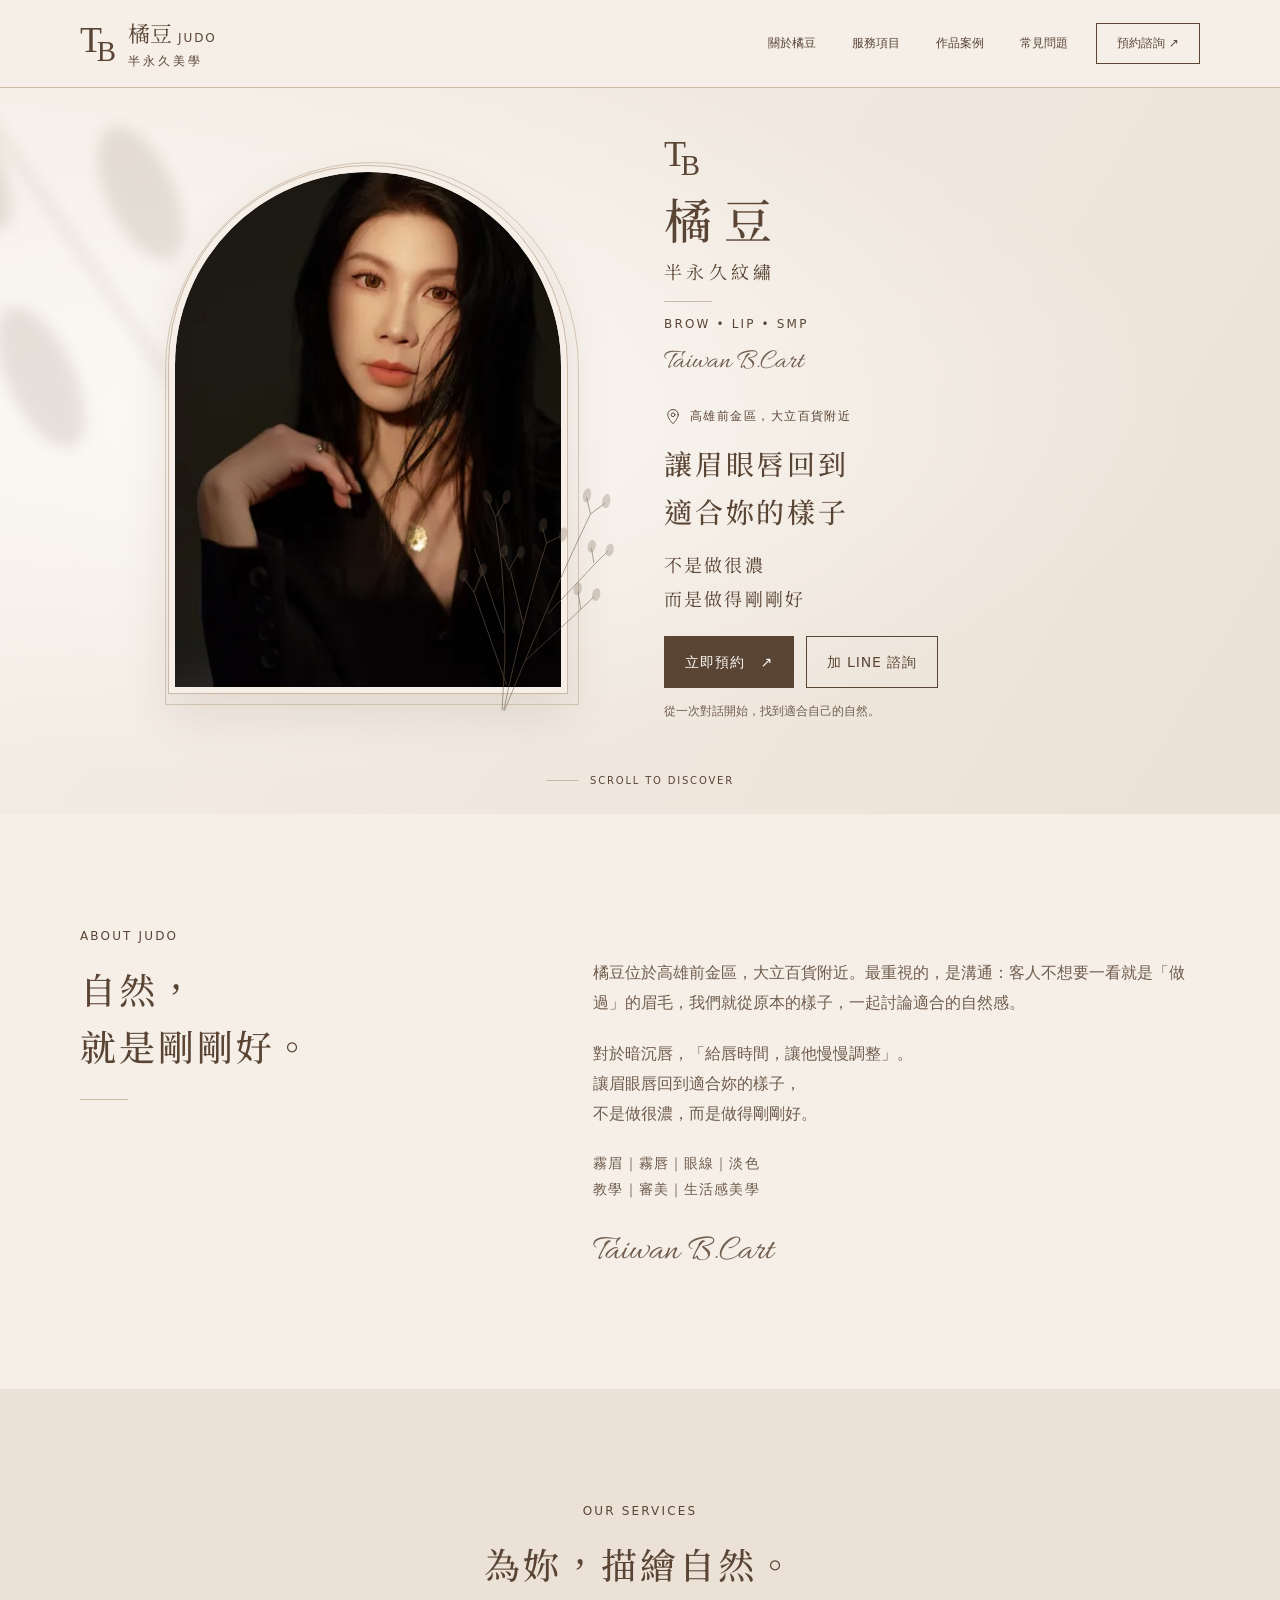
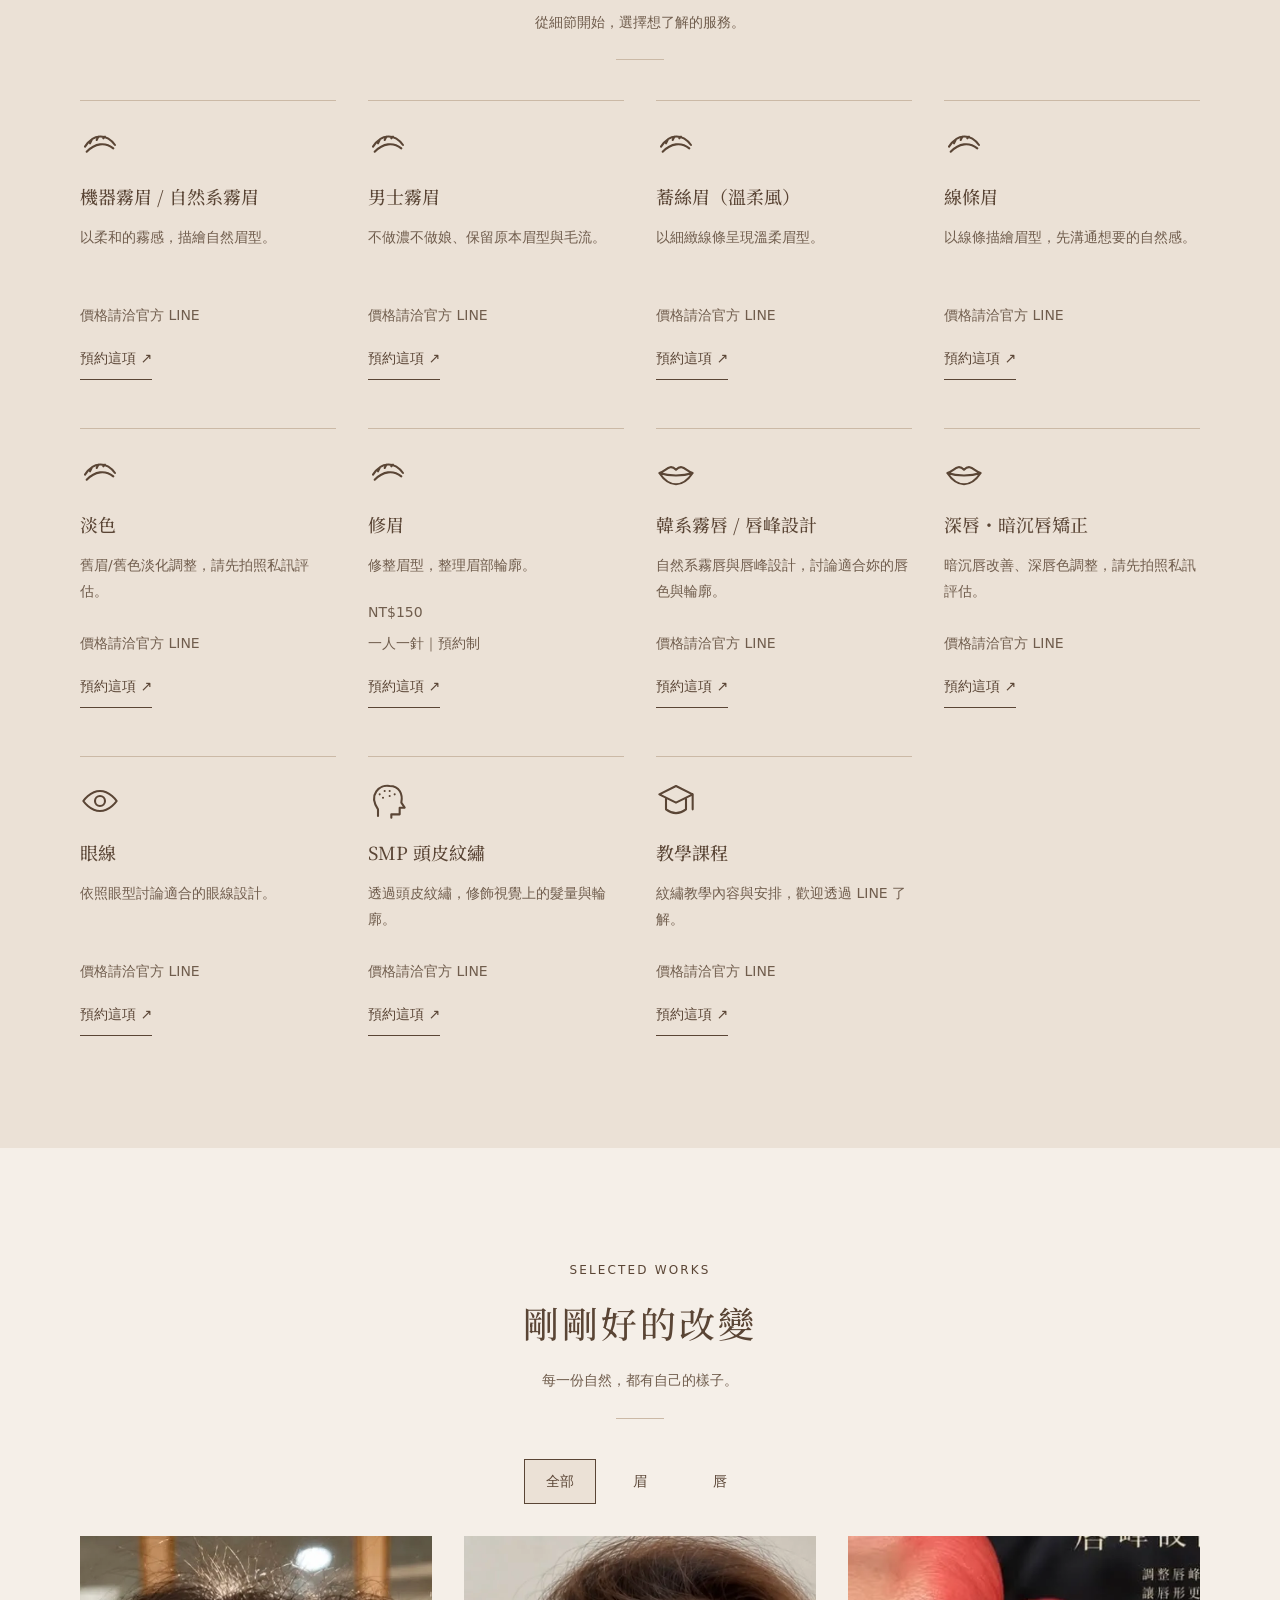
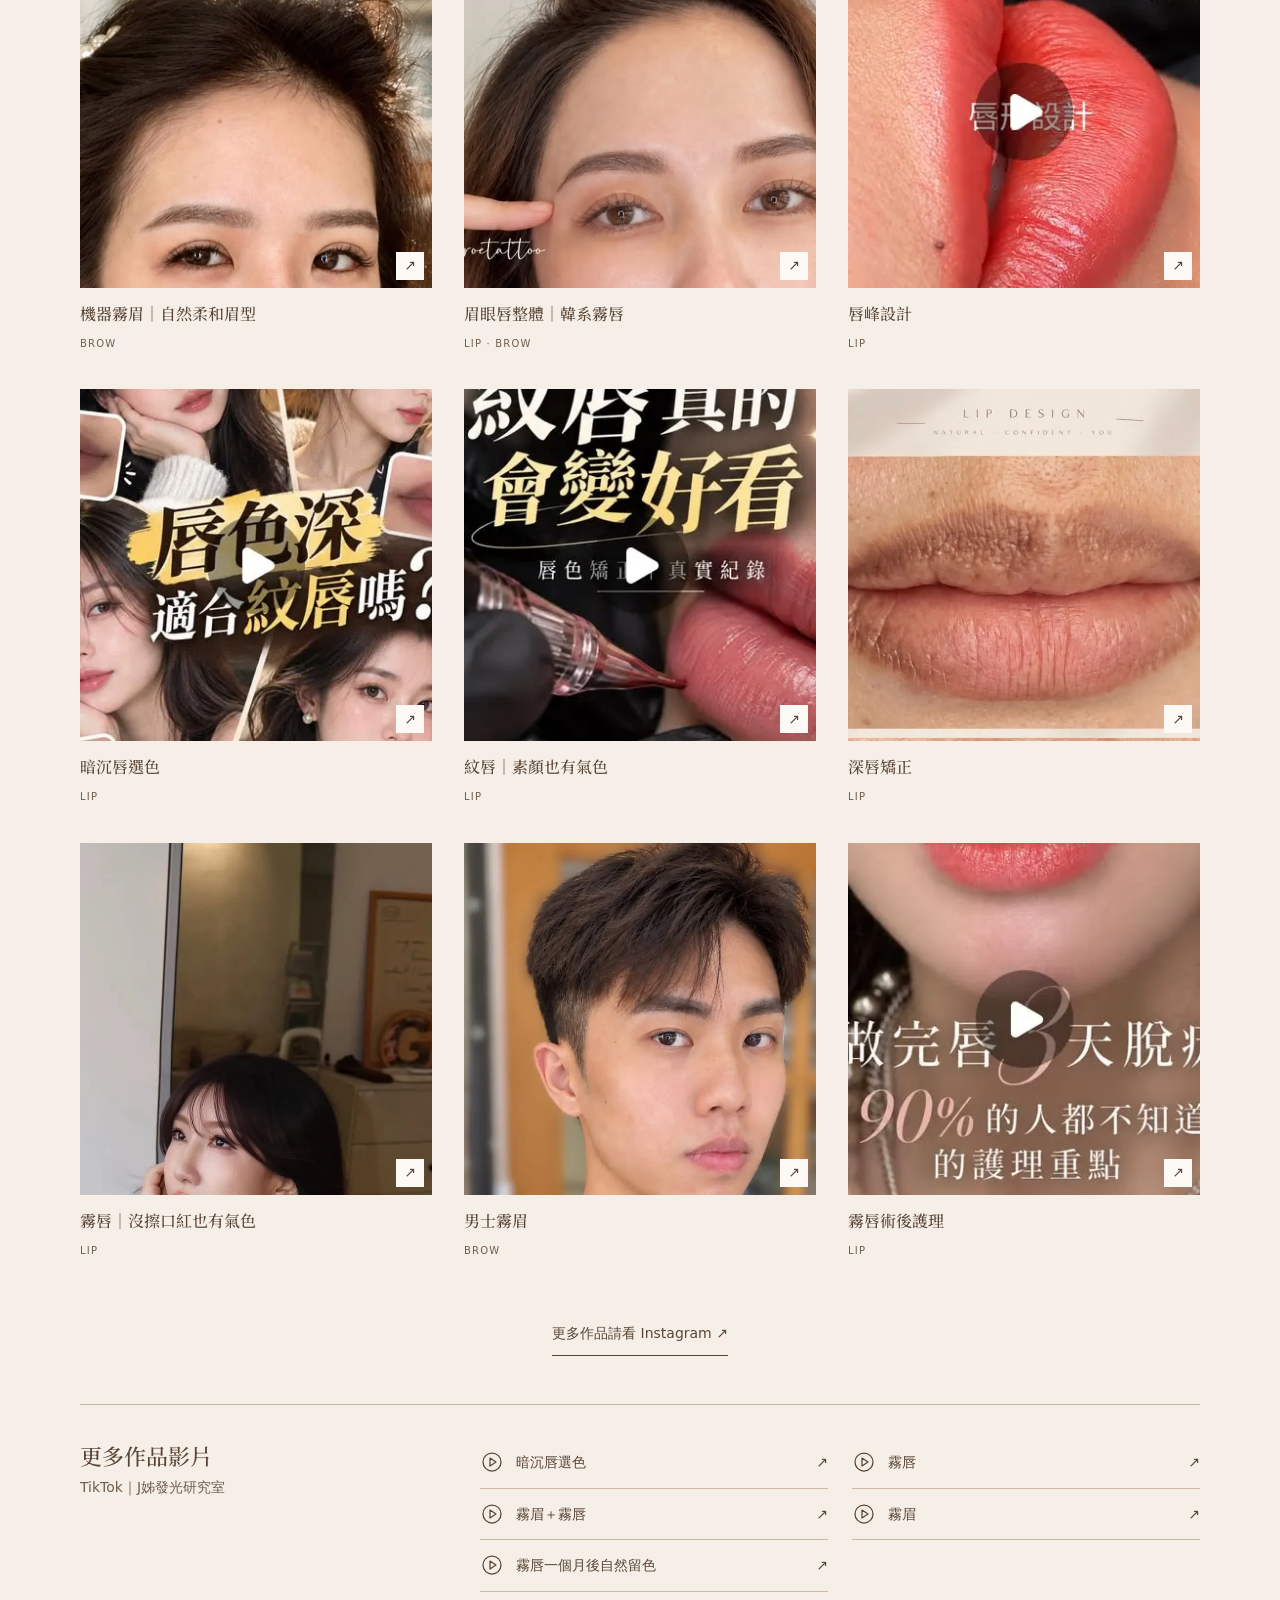
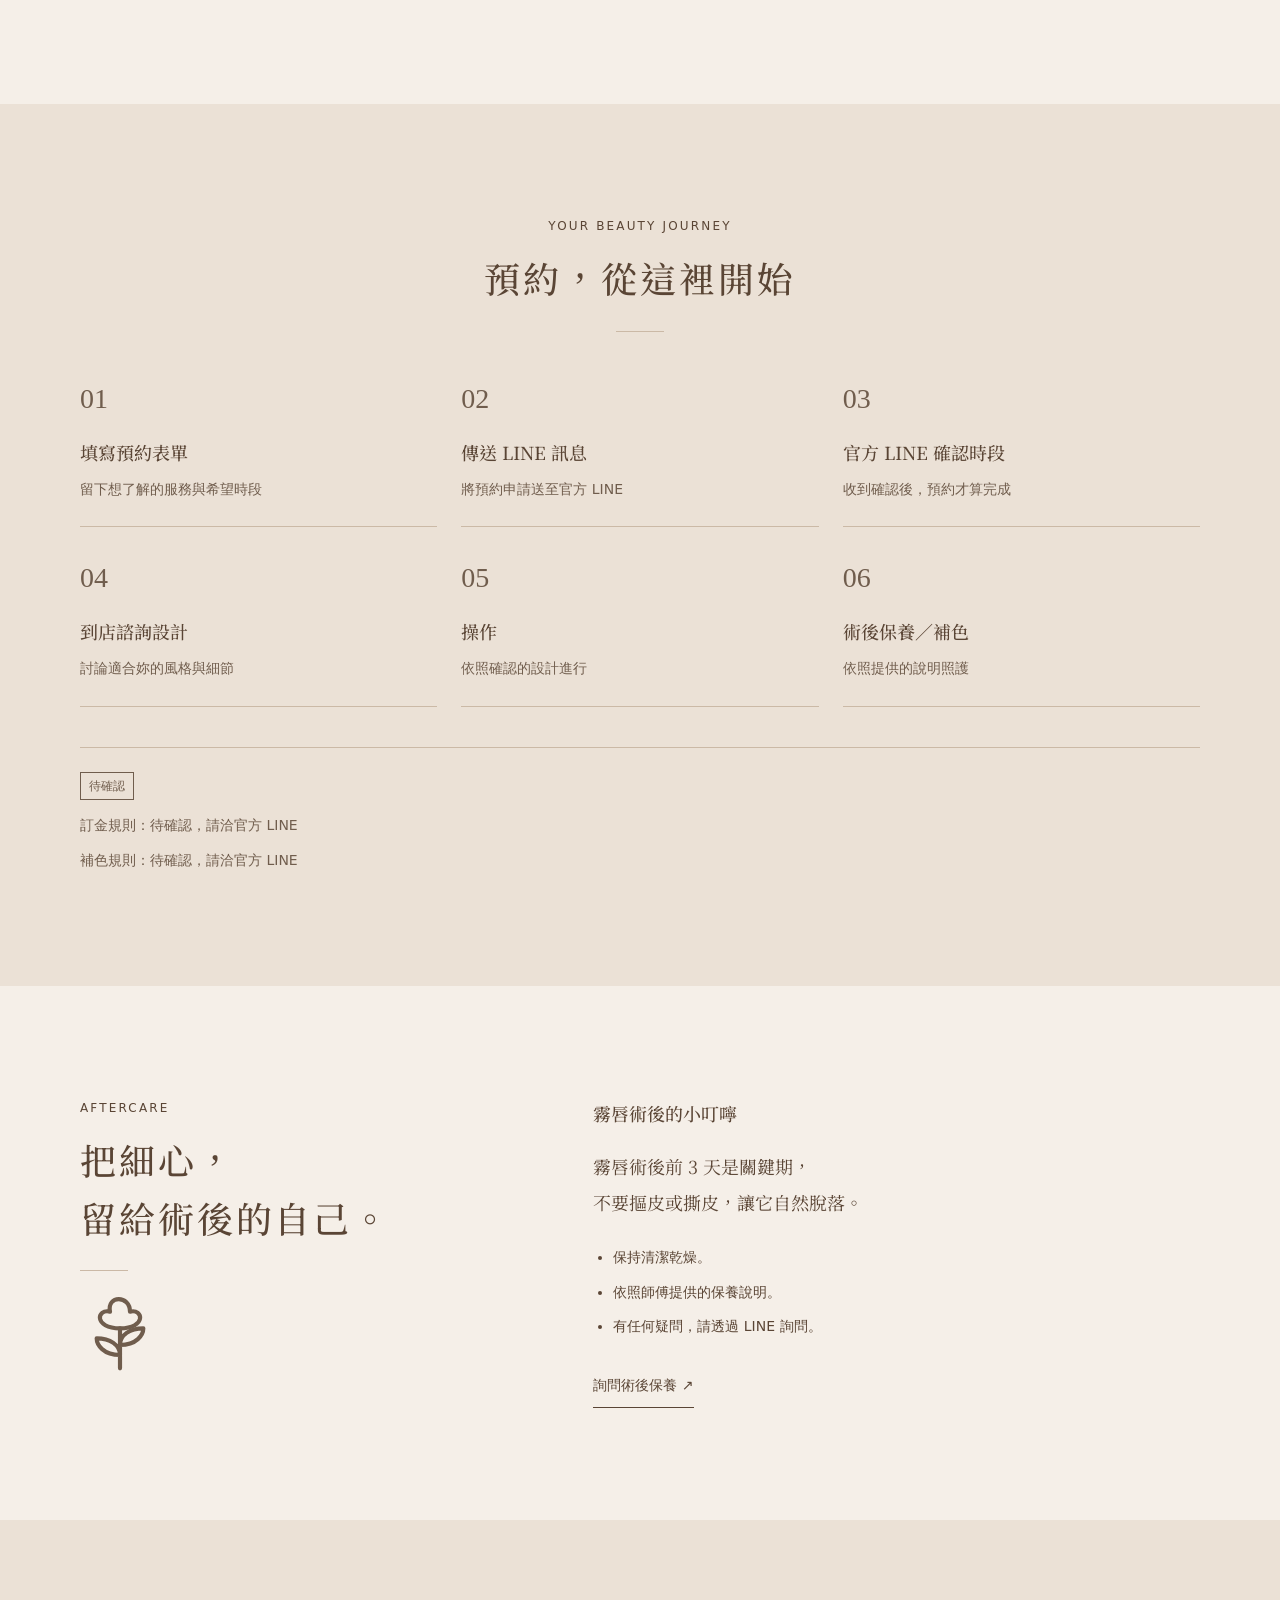
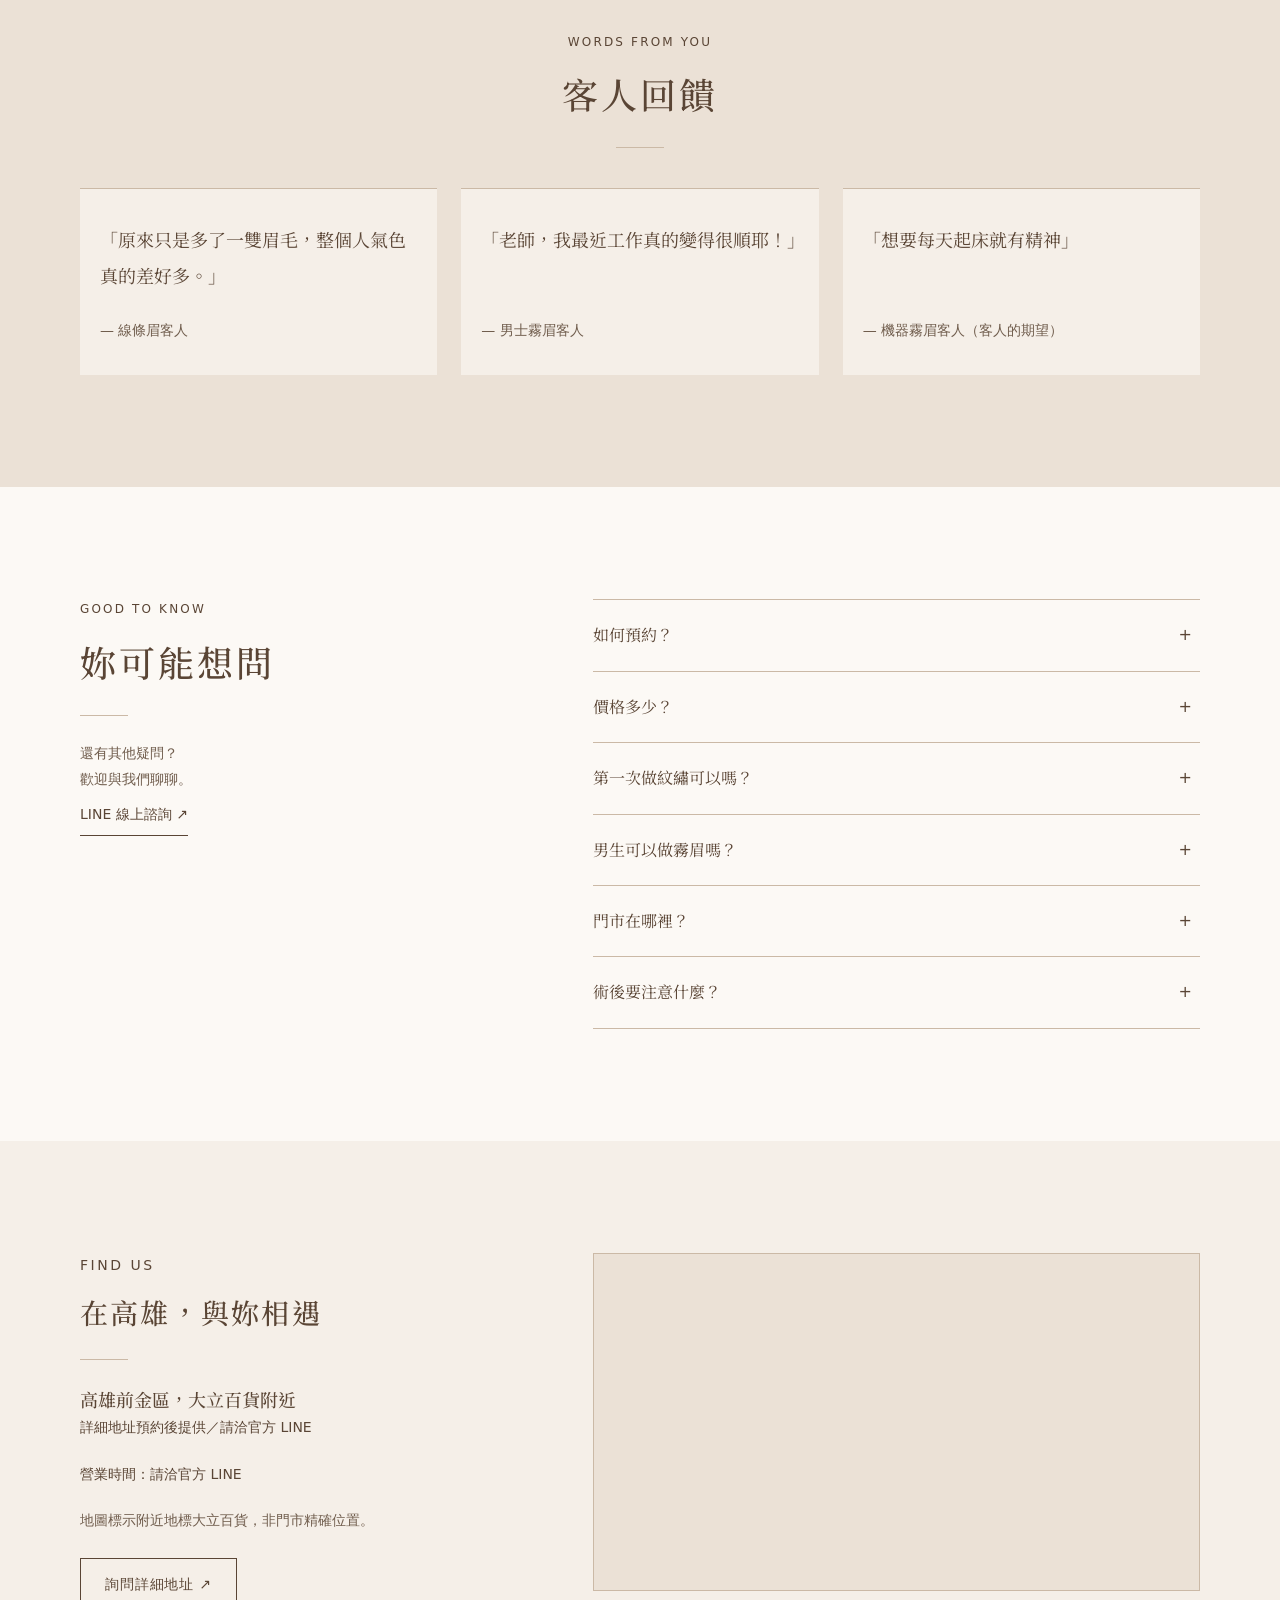
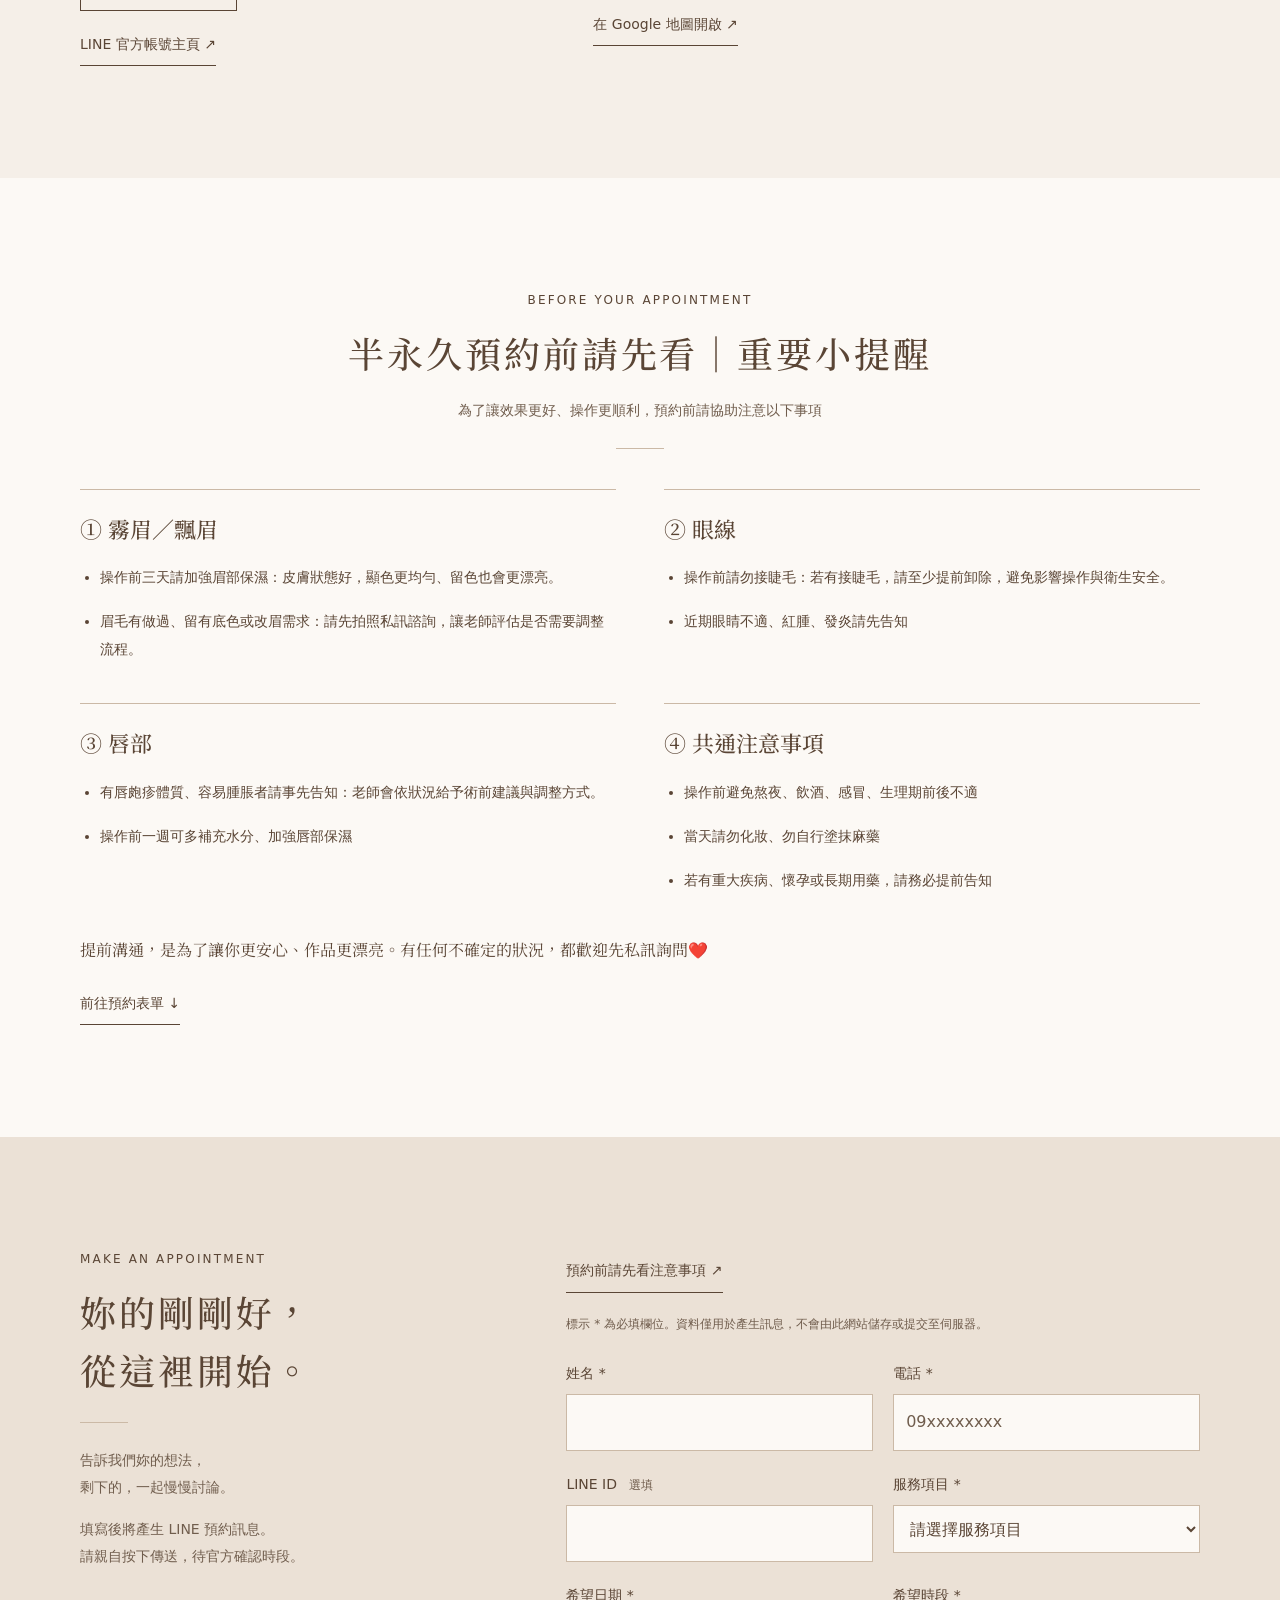
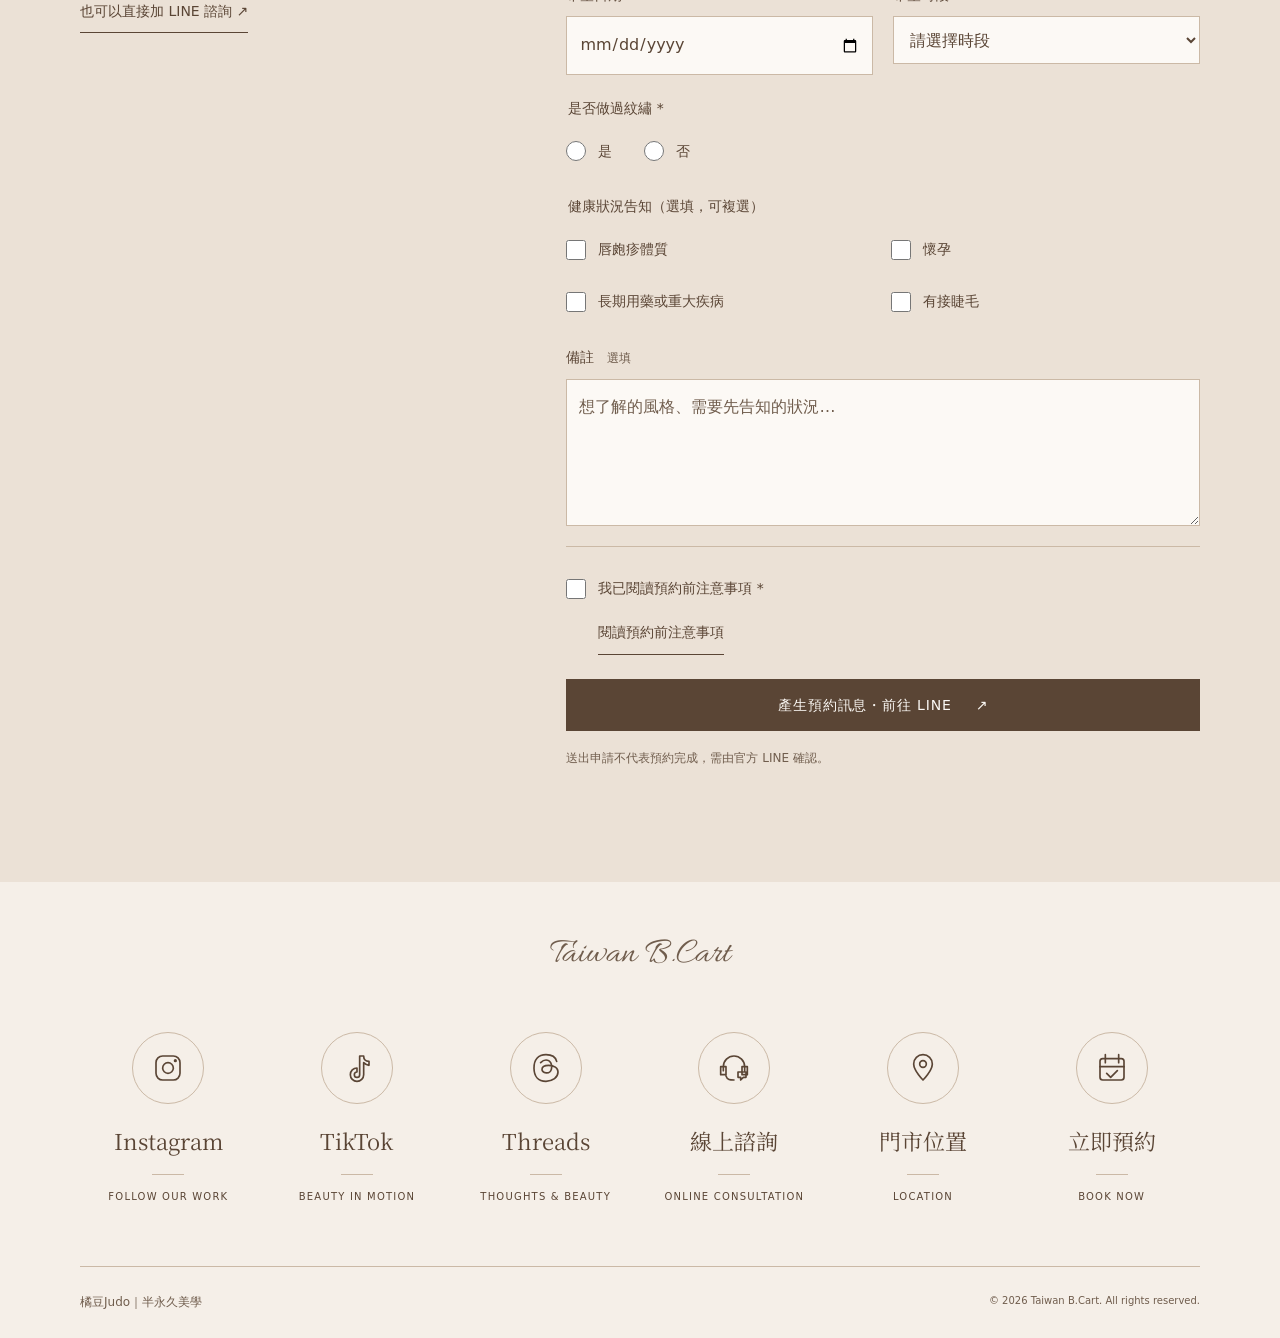
<file: index.html>
<!doctype html>
<html lang="zh-Hant-TW">
<head>
  <meta charset="utf-8">
  <meta name="viewport" content="width=device-width, initial-scale=1">
  <title>高雄霧眉・霧唇・眼線｜橘豆Judo 半永久紋繡（前金區）</title>
  <meta name="description" content="橘豆Judo 半永久紋繡位於高雄前金區，大立百貨附近，提供自然系霧眉、男士霧眉、霧唇與眼線設計。暗沉唇改善與深唇色調整可先拍照諮詢，重視溝通與自然感。採 LINE 預約，詳細地址預約後提供，歡迎洽官方 LINE。">
  <meta name="keywords" content="高雄霧唇,前金區霧唇,高雄霧眉,前金區霧眉,暗沉唇改善,深唇色調整,自然系霧唇">
  <meta name="theme-color" content="#f5efe8">
  <meta property="og:title" content="橘豆Judo｜半永久美學">
  <meta property="og:description" content="讓眉眼唇回到適合妳的樣子。高雄前金區，大立百貨附近，霧眉・自然系霧唇・SMP。詳細地址預約後提供／請洽官方 LINE。">
  <meta property="og:type" content="website">
  <meta property="og:locale" content="zh_TW">
  <meta property="og:image" content="https://erotoegnic.github.io/judo-brow-site/assets/og-image.jpg">
  <meta property="og:image:width" content="1200">
  <meta property="og:image:height" content="630">
  <meta property="og:image:alt" content="橘豆Judo 半永久紋繡老師形象照">
  <meta name="twitter:card" content="summary_large_image">
  <meta name="twitter:image" content="https://erotoegnic.github.io/judo-brow-site/assets/og-image.jpg">
  <link rel="canonical" href="https://erotoegnic.github.io/judo-brow-site/">
  <meta property="og:url" content="https://erotoegnic.github.io/judo-brow-site/">
  <link rel="icon" type="image/svg+xml" href="favicon.svg">
  <link rel="shortcut icon" href="favicon.svg">
  <!-- FONT_LINKS_START -->
  <link rel="preload" as="font" type="font/woff2" href="assets/fonts/noto-serif-tc-400.subset.woff2" crossorigin>
  <link rel="preload" as="font" type="font/woff2" href="assets/fonts/noto-serif-tc-500.subset.woff2" crossorigin>
  <!-- FONT_LINKS_END -->
  <link rel="preload" as="image" type="image/webp" href="assets/teacher.webp" imagesrcset="assets/teacher-600.webp 400w, assets/teacher.webp 667w" imagesizes="(min-width: 768px) 400px, 260px" fetchpriority="high">
  <style id="font-faces">@font-face{font-family:'Noto Serif TC';font-style:normal;font-weight:400;font-display:swap;src:url('assets/fonts/noto-serif-tc-400.subset.woff2') format('woff2')}
@font-face{font-family:'Noto Serif TC';font-style:normal;font-weight:500;font-display:swap;src:url('assets/fonts/noto-serif-tc-500.subset.woff2') format('woff2')}
@font-face{font-family:'Allura';font-style:normal;font-weight:400;font-display:swap;src:url('assets/fonts/allura.subset.woff2') format('woff2')}</style>
  <!-- SITE_CSS_START -->
  <style id="site-css">:root{--cream:#f5efe8;--paper:#fcf9f5;--sand:#ebe1d6;--beige:#e6d8c9;--ink:#5a4535;--muted:#705d4d;--line:#cbb9a6;--error:#963c32;--hover:#403024;--serif:'Noto Serif TC','Songti TC','PMingLiU',serif;--sans:'PingFang TC','Noto Sans TC','Noto Sans CJK TC','Microsoft JhengHei',system-ui,sans-serif;--script:'Allura',cursive;--s1:4px;--s2:8px;--s3:12px;--s4:16px;--s5:20px;--s6:24px;--s8:32px;--s10:40px;--s12:48px;--s16:64px;--s20:80px;--s28:112px;--small:14px;--caption:12px;--body:16px;--lead:18px;--card:22px;--heading:36px;--arch:999px;--transition:200ms ease}
*{box-sizing:border-box}html{scroll-behavior:smooth;scroll-padding-top:100px}body{margin:0;background:var(--cream);color:var(--ink);font-family:var(--sans);font-size:var(--body);line-height:1.9;-webkit-font-smoothing:antialiased}body.modal-open{overflow:hidden}a{color:inherit;text-decoration:none}button,input,select,textarea{font:inherit;color:inherit}button,a,input,select,textarea,summary{-webkit-tap-highlight-color:transparent}button{cursor:pointer}img,svg{max-width:100%}img{display:block}button{background:none}h1,h2,h3,p{margin:0}h1,h2,h3{font-family:var(--serif);font-weight:500}h2{font-size:clamp(28px,3.1vw,36px);line-height:1.6;letter-spacing:.08em;text-wrap:balance}h3{font-size:var(--lead);line-height:1.7}p+p{margin-top:var(--s5)}:focus-visible{outline:2px solid var(--ink);outline-offset:5px}button:disabled{opacity:.55;cursor:wait}[hidden]{display:none!important}.container{width:min(1120px,calc(100% - 48px));margin-inline:auto}.section{padding-block:var(--s20)}.sand-section{background:var(--sand)}.paper-section{background:var(--paper)}.centered{text-align:center}.eyebrow{font-size:var(--caption);font-family:var(--sans);letter-spacing:.18em;font-weight:500;line-height:1.8}.section-heading{margin-bottom:var(--s10)}.section-heading h2{margin-top:var(--s3)}.section-heading>p:not(.eyebrow){font-size:var(--small);margin-top:var(--s4);color:var(--muted)}.short-rule{display:block;width:48px;height:1px;background:var(--line);margin:var(--s6) 0}.centered .short-rule{margin-inline:auto}.script{font-family:var(--script);font-size:36px;line-height:1.4;font-weight:400;color:var(--muted)}.button{display:inline-flex;justify-content:center;align-items:center;gap:var(--s6);min-height:48px;padding:var(--s3) var(--s6);border:1px solid var(--ink);background:var(--ink);color:var(--paper);font-size:var(--small);letter-spacing:.06em;transition:background var(--transition),color var(--transition)}.button:hover{background:var(--hover)}.button.secondary{background:transparent;color:var(--ink)}.button.secondary:hover{background:var(--beige)}.text-link{display:inline-block;font-size:var(--small);border:0;border-bottom:1px solid var(--ink);padding:var(--s2) 0;transition:color var(--transition)}.text-link:hover{color:var(--hover)}.small-copy,.form-note{font-size:var(--small);color:var(--muted)}.sr-only{position:absolute;width:1px;height:1px;overflow:hidden;clip:rect(0,0,0,0);white-space:nowrap}.skip-link{position:fixed;top:8px;left:16px;transform:translateY(-180%);background:var(--ink);color:var(--paper);padding:12px;z-index:100}.skip-link:focus{transform:none}.site-header{position:sticky;top:0;z-index:20;min-height:80px;padding:var(--s4) var(--s6);display:flex;align-items:center;justify-content:space-between;background:var(--cream);border-bottom:1px solid var(--line)}.brand{display:flex;gap:var(--s3);align-items:center;font-family:var(--serif);font-size:var(--card);line-height:1.4}.brand-latin{font-family:var(--sans);font-size:var(--caption);letter-spacing:.16em}.brand small{display:block;font-family:var(--sans);font-size:var(--caption);letter-spacing:.25em;margin-top:var(--s1)}.monogram{position:relative;display:block;width:72px;height:88px;margin-inline:auto;font-family:Georgia,serif;font-size:72px;line-height:1}.monogram span:first-child{position:absolute;left:0;top:0}.monogram span:last-child{position:absolute;right:0;bottom:0;font-size:.8em}.monogram.small{width:36px;height:44px;font-size:36px;margin:0}.menu-toggle{border:0;width:48px;height:48px;display:grid;align-content:center;gap:8px;padding:12px}.menu-toggle span{display:block;height:1px;background:var(--ink);width:24px;transition:transform var(--transition)}.menu-toggle[aria-expanded=true] span:first-child{transform:translateY(4.5px) rotate(45deg)}.menu-toggle[aria-expanded=true] span:last-child{transform:translateY(-4.5px) rotate(-45deg)}#navigation{display:none;position:absolute;top:100%;left:0;right:0;background:var(--cream);padding:var(--s4) var(--s6) var(--s6);border-bottom:1px solid var(--line)}#navigation.open{display:grid;gap:var(--s2)}#navigation a{padding:var(--s3);font-size:var(--small)}#navigation a:hover{background:var(--sand)}#navigation .nav-book{border:1px solid var(--ink);text-align:center}.hero{position:relative;overflow:hidden;background:radial-gradient(ellipse at 20% 45%,var(--paper),transparent 65%),linear-gradient(120deg,var(--cream),var(--sand))}.hero-inner{padding-block:var(--s12) var(--s16);position:relative;display:grid;gap:var(--s10)}.hero-brand{position:relative;text-align:center;width:min(100%,360px);margin:auto;padding:var(--s10) var(--s6) var(--s8);background:linear-gradient(120deg,transparent,var(--beige));isolation:isolate}.arch{border:1px solid var(--line);border-radius:var(--arch) var(--arch) 0 0}.arch:before{content:'';position:absolute;inset:6px;border:1px solid var(--line);border-radius:inherit;pointer-events:none;opacity:.6}.hero-brand .monogram{width:48px;height:64px;font-size:48px;margin-bottom:var(--s6)}.hero-brand h1{font-size:72px;letter-spacing:.24em;padding-left:.24em;line-height:1.4}.brand-subtitle{font-family:var(--serif);font-size:22px;letter-spacing:.24em;margin-top:var(--s2)}.hero-brand .short-rule{margin:var(--s5) auto}.hero-brand .script{margin-top:var(--s4);font-size:36px}.flowers{position:absolute;width:120px;right:-32px;bottom:-16px;color:var(--muted);opacity:.65;z-index:-1;transform:rotate(12deg)}.hero-copy{position:relative;text-align:center}.location-label{display:flex;align-items:center;justify-content:center;gap:var(--s2);font-size:12px;letter-spacing:.12em}.location-label svg{width:18px;height:18px;display:block}.hero-copy h2{font-size:28px;margin:var(--s6) 0;line-height:1.7;letter-spacing:.1em}.hero-tagline{font-family:var(--serif);font-size:18px;line-height:2.1;letter-spacing:.12em}.hero-actions{display:flex;flex-wrap:wrap;justify-content:center;gap:var(--s3);margin-top:var(--s8)}.hero-actions .button{gap:var(--s4);padding-inline:var(--s5)}.hero-note{margin-top:var(--s5);font-size:12px;color:var(--muted)}.scroll-cue{position:relative;display:flex;align-items:center;justify-content:center;gap:var(--s3);font-size:10px;letter-spacing:.18em;padding-bottom:var(--s6)}.scroll-cue span{width:32px;height:1px;background:var(--line)}.leaf-shadow{position:absolute;pointer-events:none;top:-120px;left:-100px;width:400px;height:480px;opacity:.1;filter:blur(7px);transform:rotate(-25deg);background:radial-gradient(ellipse 28px 70px at 25% 20%,var(--ink) 90%,transparent),radial-gradient(ellipse 35px 75px at 50% 35%,var(--ink) 90%,transparent),radial-gradient(ellipse 35px 80px at 20% 55%,var(--ink) 90%,transparent),radial-gradient(ellipse 28px 70px at 55% 75%,var(--ink) 90%,transparent),linear-gradient(80deg,transparent 39%,var(--ink) 40%,transparent 41%)}.about-copy{color:var(--muted);font-size:16px}.about-copy .script{display:block;margin-top:var(--s6)}.desktop-only{display:none}.service-grid{display:grid;gap:var(--s8)}.service-card{border-top:1px solid var(--line);padding-top:var(--s6);display:flex;flex-direction:column;align-items:flex-start}.service-card .service-icon{width:40px;height:40px;margin-bottom:var(--s4)}.service-card h3{font-size:18px;margin-bottom:var(--s3)}.service-card p{font-size:14px;color:var(--muted)}.service-card .service-price{margin-top:auto;padding-top:var(--s5);font-size:12px}.service-card .text-link{margin-top:var(--s2);font-size:14px}.filters{display:flex;justify-content:center;gap:var(--s2);margin-bottom:var(--s8)}.filters button{min-width:72px;min-height:44px;border:1px solid transparent;padding:var(--s2) var(--s5);font-size:14px}.filters button[aria-pressed=true]{border-color:var(--ink);background:var(--sand)}.filters button:hover{background:var(--sand)}.case-grid{display:grid;grid-template-columns:repeat(2,minmax(0,1fr));gap:var(--s8) var(--s4)}.case-photo{display:block;overflow:hidden;background:var(--sand);position:relative}.case-photo img{width:100%;height:auto;aspect-ratio:1;object-fit:cover;transition:transform 240ms ease}.case-photo:hover img{transform:scale(1.03)}.case-photo:after{content:'↗';position:absolute;right:8px;bottom:8px;background:var(--paper);width:28px;height:28px;display:grid;place-items:center;font-size:14px}.case-card h3{font-size:14px;margin-top:var(--s3);text-wrap:pretty}.case-card small{font-size:10px;letter-spacing:.12em;color:var(--muted)}.gallery-more{margin-top:var(--s12)}.steps{list-style:none;padding:0;margin:0;display:grid;gap:var(--s6)}.steps li{display:grid;grid-template-columns:48px 1fr;column-gap:var(--s4);border-bottom:1px solid var(--line);padding-bottom:var(--s6)}.steps li>span{grid-row:span 2;font-family:Georgia,serif;font-size:28px;color:var(--muted)}.steps h3{font-size:18px}.steps p{font-size:14px;color:var(--muted);margin-top:var(--s2)}.notice{margin-top:var(--s12);padding:var(--s6);background:var(--cream)}ul{padding-left:var(--s5)}li+li{margin-top:var(--s2)}.notice ul{font-size:14px}.pending-rules{margin-top:var(--s6);border-top:1px solid var(--line);padding-top:var(--s5);font-size:14px}.pending{display:inline-block;padding:2px 8px;border:1px solid var(--muted);font-size:12px;margin-bottom:var(--s3)}.pending-rules p+p{margin-top:var(--s2)}.care-icon svg{width:80px;height:80px;color:var(--muted)}.care-copy>h3{font-size:18px}.care-copy .care-emphasis{font-family:var(--serif);font-size:18px;margin-top:var(--s5);line-height:2}.care-copy ul{font-size:14px;margin-block:var(--s6)}details{border-bottom:1px solid var(--line)}details:first-child{border-top:1px solid var(--line)}summary{cursor:pointer;list-style:none;padding:var(--s5) var(--s8) var(--s5) 0;position:relative;font-family:var(--serif);font-size:16px}summary::-webkit-details-marker{display:none}summary:after{content:'+';position:absolute;right:8px;top:20px;font-family:var(--sans)}details[open] summary:after{content:'−'}details p{padding:0 var(--s6) var(--s6) 0;color:var(--muted);font-size:14px}.location-copy p{font-size:14px}.location-copy .button{margin-top:var(--s6)}.map-frame{margin-top:var(--s8);background:var(--sand);border:1px solid var(--line);padding:var(--s2)}iframe{display:block;width:100%;height:320px;border:0}.location-layout .section-heading{margin-bottom:var(--s6)}.booking-intro .small-copy{margin-top:var(--s6)}.booking-intro .text-link{margin-top:var(--s5)}.form-note{font-size:12px;margin-bottom:var(--s6)}.form-grid{display:grid;gap:var(--s5)}.field{display:flex;flex-direction:column;min-width:0;gap:var(--s2);border:0;padding:0;margin:0}.field label,.field legend{font-size:14px}.field legend{margin-bottom:var(--s2)}.optional{font-size:12px;color:var(--muted);margin-left:var(--s2)}input:not([type=radio]):not([type=checkbox]),select,textarea{width:100%;max-width:100%;min-width:0;background:var(--paper);border:1px solid var(--line);border-radius:0;padding:var(--s3);min-height:48px;font-size:16px}textarea{resize:vertical}input::placeholder,textarea::placeholder{color:var(--muted);opacity:1}input[type=date]{display:block;min-height:52px}input[aria-invalid=true],select[aria-invalid=true]{border-color:var(--error)}input[type=radio]{width:20px;height:20px;accent-color:var(--ink);margin:0}.radio-row{display:flex;gap:var(--s8)}.radio-row label{display:flex;align-items:center;gap:var(--s3);min-height:44px}.error{color:var(--error);font-size:12px}.error:empty{display:none}.submit-button{width:100%;margin-top:var(--s6)}#booking-form>.small-copy{font-size:12px;margin-top:var(--s4)}#form-status{margin-top:var(--s4)}#booking-confirmation{padding:var(--s6);background:var(--paper);border:1px solid var(--line)}#confirmation-title{font-size:22px;margin-block:var(--s5)}#booking-confirmation>p{font-size:14px}pre{white-space:pre-wrap;overflow-wrap:anywhere;font:14px/1.9 var(--sans);background:var(--cream);padding:var(--s5);margin-block:var(--s6)}.confirmation-actions{display:flex;flex-wrap:wrap;gap:var(--s3)}#copy-status{margin-top:var(--s4)}.site-footer{padding-top:var(--s12);background:var(--cream)}.footer-script{text-align:center;margin-bottom:var(--s10);font-size:36px}.contact-grid{display:grid;grid-template-columns:repeat(2,minmax(0,1fr));gap:var(--s8) var(--s3)}.contact-tile{display:flex;flex-direction:column;align-items:center;text-align:center;padding:var(--s3) 0}.contact-tile:last-child{grid-column:1/-1}.icon-circle{display:inline-flex;align-items:center;justify-content:center;width:64px;height:64px;border:1px solid var(--line);border-radius:50%;margin-bottom:var(--s4);transition:background var(--transition)}.icon-circle svg{width:32px;height:32px}.contact-tile:hover .icon-circle{background:var(--sand)}.contact-tile>span:not(.icon-circle){font-family:var(--serif);font-size:18px}.contact-tile i{width:32px;height:1px;background:var(--line);margin:var(--s3) auto}.contact-tile small{font-size:10px;letter-spacing:.12em}.footer-bottom{margin-top:var(--s12);border-top:1px solid var(--line);padding:var(--s6) 0 calc(var(--s20) + env(safe-area-inset-bottom));display:flex;flex-direction:column;gap:var(--s2);text-align:center;font-size:12px;color:var(--muted)}.footer-bottom small{font-size:10px}.floating-line{position:fixed;bottom:calc(20px + env(safe-area-inset-bottom));right:20px;width:60px;height:60px;background:var(--ink);color:var(--paper);border-radius:50%;z-index:15;display:flex;flex-direction:column;align-items:center;justify-content:center;box-shadow:0 4px 16px #5a453520;font-size:10px;letter-spacing:.08em;line-height:1.3}.floating-line svg{width:24px;height:24px;display:block;margin-bottom:4px}dialog{border:1px solid var(--line);background:var(--paper);color:var(--ink);width:min(680px,calc(100% - 24px));max-height:calc(100dvh - 32px);padding:var(--s4);overflow:auto}dialog::backdrop{background:#403024cc}#lightbox-image{width:100%;max-height:60dvh;object-fit:contain;background:var(--cream)}.lightbox-bar{display:flex;align-items:center;justify-content:space-between;font-size:12px;margin-bottom:var(--s2)}.icon-button{border:0;font-size:28px;width:44px;height:44px;line-height:1}.lightbox-caption{padding:var(--s4) 0}.lightbox-caption h2{font-size:18px;letter-spacing:0}.lightbox-controls{display:flex;justify-content:space-between;gap:var(--s3)}.lightbox-controls .button{font-size:12px;padding:var(--s2) var(--s4)}.noscript{padding:24px;background:var(--paper);border:1px solid var(--ink)}
@media(min-width:600px){.service-grid{grid-template-columns:repeat(2,minmax(0,1fr))}.case-grid{gap:var(--s8)}.form-grid{grid-template-columns:repeat(2,minmax(0,1fr))}.full{grid-column:1/-1}.contact-grid{grid-template-columns:repeat(5,minmax(0,1fr))}.contact-tile:last-child{grid-column:auto}.contact-tile small{font-size:9px}.steps{grid-template-columns:repeat(2,minmax(0,1fr))}.steps li+li{margin-top:0}}
@media(min-width:768px){.section{padding-block:var(--s28)}.hero-inner{grid-template-columns:1fr 1fr;align-items:center;gap:var(--s12);padding-block:var(--s16)}.hero-brand{max-width:400px;padding:var(--s12) var(--s6)}.hero-brand h1{font-size:88px}.hero-brand .monogram{width:64px;height:80px;font-size:64px;margin-bottom:var(--s8)}.hero-brand .brand-subtitle{font-size:28px}.hero-brand .script{font-size:40px}.hero-brand .eyebrow{font-size:14px}.hero-copy{text-align:left}.hero-copy h2{font-size:36px}.location-label{justify-content:flex-start}.hero-actions{justify-content:flex-start}.flowers{width:160px;right:-48px;bottom:-20px}.about-layout,.care-layout,.faq-layout,.location-layout,.booking-layout{display:grid;grid-template-columns:1fr 1.35fr;gap:var(--s16);align-items:start}.about-layout .section-heading,.care-layout .section-heading,.faq-layout .section-heading{margin:0}.about-copy{padding-top:var(--s8)}.case-grid{grid-template-columns:repeat(3,minmax(0,1fr))}.case-card h3{font-size:16px}.steps{grid-template-columns:repeat(3,minmax(0,1fr))}.steps li{display:block}.steps h3{margin-top:var(--s3)}.notice{display:grid;grid-template-columns:1fr 1.2fr;column-gap:var(--s10);padding:var(--s8)}.notice h3{grid-column:1}.notice ul{grid-column:1;margin-bottom:0}.pending-rules{grid-column:2;grid-row:1/3;margin:0;padding:0 0 0 var(--s8);border-top:0;border-left:1px solid var(--line)}.map-frame{margin:0}.location-copy .section-heading h2{font-size:28px}.booking-layout{grid-template-columns:.8fr 1.2fr}.booking-body{min-width:0}.booking-intro{position:sticky;top:120px}.footer-bottom{flex-direction:row;justify-content:space-between;padding-bottom:var(--s6)}.desktop-only{display:block}}
@media(min-width:1024px){.site-header{padding-inline:max(40px,calc((100% - 1120px)/2));min-height:88px}.menu-toggle{display:none}#navigation{position:static;display:flex;align-items:center;gap:var(--s5);padding:0;border:0}#navigation.open{display:flex}#navigation a{padding:var(--s2);font-size:12px}#navigation .nav-book{padding:var(--s2) var(--s5)}.hero-inner{min-height:660px;gap:var(--s20);padding-inline:var(--s10)}.hero-copy h2{font-size:40px}.hero-brand{width:400px}.hero-copy .hero-tagline{font-size:22px}.service-grid{grid-template-columns:repeat(4,minmax(0,1fr));gap:var(--s12) var(--s8)}.service-card{min-height:280px}.floating-line{display:none}.contact-tile small{font-size:10px}.contact-tile>span:not(.icon-circle){font-size:22px}.icon-circle{width:72px;height:72px}.leaf-shadow{width:560px;height:620px;opacity:.12}}
@media(prefers-reduced-motion:reduce){html{scroll-behavior:auto}*,*:before,*:after{transition:none!important;animation:none!important}}

.service-grid{grid-template-columns:repeat(2,minmax(0,1fr));gap:var(--s8) var(--s4)}
.service-card{padding-top:var(--s4)}
.service-card h3{font-size:var(--body);text-wrap:pretty;overflow-wrap:anywhere}
.service-card .service-icon{width:32px;height:32px;margin-bottom:var(--s3)}
.service-card .service-price,.service-card .price-note{font-size:var(--small)}
.service-card .price-note{margin-top:var(--s1)}
.about-bio{font-size:var(--small);letter-spacing:.08em}
.booking-rules{margin-top:var(--s10);border-top:1px solid var(--line);padding-top:var(--s6);font-size:var(--small);color:var(--muted)}
.booking-rules p+p{margin-top:var(--s2)}
.work-videos{margin-top:var(--s12);border-top:1px solid var(--line);padding-top:var(--s8)}
.work-videos h3{font-size:var(--card)}
.video-links{display:grid;margin-top:var(--s5)}
.video-links a{display:flex;align-items:center;gap:var(--s3);min-height:48px;padding-block:var(--s3);border-bottom:1px solid var(--line);font-size:var(--small)}
.video-links a:hover{color:var(--hover);background:var(--sand)}
.video-links svg{width:24px;height:24px;flex-shrink:0}
.video-arrow{margin-left:auto}
.quote-grid{display:grid;gap:var(--s6)}
.quote-card{margin:0;padding:var(--s8) var(--s6);background:var(--cream);border-top:1px solid var(--line);display:flex;flex-direction:column;gap:var(--s6)}
.quote-card blockquote{margin:0;font-family:var(--serif);font-size:var(--lead);line-height:2;text-wrap:pretty}
.quote-card figcaption{margin-top:auto;font-size:var(--small);color:var(--muted)}
.map-fallback{margin-top:var(--s3)}
.location-copy>.button+p{margin-top:var(--s3)}
.booking-notice-grid{display:grid;gap:var(--s8)}
#notice-title span{display:inline-block}
#notice-intro{text-wrap:balance}
.booking-notice-card{padding-top:var(--s5);border-top:1px solid var(--line)}
.booking-notice-card h3{font-size:var(--card)}
.booking-notice-card ul{margin:var(--s4) 0 0;padding-left:var(--s5);font-size:var(--small);line-height:2}
.booking-notice-card strong{font-weight:500}
.booking-notice-card li+li{margin-top:var(--s4)}
.notice-outro{margin-top:var(--s10);font-family:var(--serif);font-size:var(--body);line-height:2;max-width:720px}
.notice-return{margin-top:var(--s4)}
.form-notice-link{margin-bottom:var(--s5)}
.checkbox-grid{display:grid;gap:var(--s2)}
.checkbox-grid label,.notice-consent>div{display:flex;align-items:flex-start;gap:var(--s3);min-height:44px;padding-block:var(--s2)}
input[type=checkbox]{width:20px;height:20px;min-height:20px;padding:0;margin:var(--s1) 0 0;flex-shrink:0;accent-color:var(--ink)}
input[type=checkbox][aria-invalid=true]{outline:2px solid var(--error);outline-offset:2px}
.notice-consent{border-top:1px solid var(--line);padding-top:var(--s5);align-items:flex-start}
.notice-consent label{cursor:pointer}
.notice-consent .text-link{margin-left:var(--s8);padding-top:0}
.notice-consent .error{margin-left:var(--s8)}
.contact-tile:last-child{grid-column:auto}
@media(min-width:600px){
  .video-links{grid-template-columns:repeat(2,minmax(0,1fr));gap:0 var(--s6)}
  .checkbox-grid{grid-template-columns:repeat(2,minmax(0,1fr));column-gap:var(--s4)}
  .contact-grid{grid-template-columns:repeat(3,minmax(0,1fr))}
}
@media(min-width:768px){
  .booking-notice-grid{grid-template-columns:repeat(2,minmax(0,1fr));gap:var(--s10) var(--s12)}
  .quote-grid{grid-template-columns:repeat(3,minmax(0,1fr))}
  .quote-card{padding:var(--s8) var(--s5)}
  .service-card h3{font-size:var(--lead)}
}
@media(min-width:1024px){
  .service-grid{grid-template-columns:repeat(4,minmax(0,1fr));gap:var(--s12) var(--s8)}
  .service-card{padding-top:var(--s6)}
  .service-card .service-icon{width:40px;height:40px;margin-bottom:var(--s4)}
  .work-videos{display:grid;grid-template-columns:1fr 2fr;gap:var(--s10)}
  .video-links{margin-top:0}
  .contact-grid{grid-template-columns:repeat(6,minmax(0,1fr))}
}

/* The portrait and live brand lettering share the existing warm arch language. */
.hero-inner{gap:var(--s8);padding-block:var(--s8) var(--s12)}
.teacher-portrait{position:relative;isolation:isolate;width:min(260px,100%);margin-inline:auto;padding:6px;background:var(--cream);box-shadow:0 var(--s5) var(--s12) color-mix(in srgb,var(--ink) 12%,transparent)}
.teacher-portrait.arch:before{inset:-8px;transform:translate(4px,4px);opacity:.8;z-index:-1}
.teacher-portrait picture{display:block;overflow:hidden;border-radius:inherit}
.teacher-portrait img{width:100%;height:auto;aspect-ratio:4/5;object-fit:cover;object-position:55% 30%;border-radius:inherit}
.teacher-portrait .flowers{z-index:1;right:-40px;bottom:-16px;width:112px;pointer-events:none}
.hero-brand{width:100%;max-width:none;background:none;padding:0}
.hero-brand .monogram{width:36px;height:44px;font-size:36px;margin-bottom:var(--s2)}
.hero-brand h1{font-size:48px;line-height:1.3}
.hero-brand .brand-subtitle{font-size:var(--lead);margin-top:var(--s1)}
.hero-brand .short-rule{margin:var(--s3) auto}
.hero-brand .eyebrow{font-size:var(--caption)}
.hero-brand .script{font-size:28px;margin-top:var(--s2)}
.hero-copy h2{margin:var(--s4) 0}
@media(min-width:768px){
  .hero-inner{grid-template-columns:minmax(0,1fr) minmax(0,1fr);grid-template-rows:auto auto;column-gap:var(--s12);row-gap:var(--s6);padding-block:var(--s12);align-items:center}
  .teacher-portrait{grid-column:1;grid-row:1/3;width:min(400px,100%)}
  .teacher-portrait img{aspect-ratio:3/4}
  .teacher-portrait .flowers{width:112px;right:-16px;bottom:-20px}
  .hero-brand{grid-column:2;align-self:end;text-align:left}
  .hero-brand .monogram{margin-inline:0}
  .hero-brand h1{padding-left:0;font-size:48px}
  .hero-brand .short-rule{margin-inline:0}
  .hero-copy{grid-column:2;align-self:start}
  .hero-copy h2{font-size:28px;margin-block:var(--s3)}
  .hero-copy .hero-tagline{font-size:var(--lead);line-height:1.9}
  .hero-actions{margin-top:var(--s5)}
  .hero-note{margin-top:var(--s3)}
}

@media(min-width:1024px){.teacher-portrait .flowers{width:160px;right:-40px}}</style>
  <!-- SITE_CSS_END -->
  <script src="js/data.js" defer></script>
  <script src="js/main.js" defer></script>
  <script type="application/ld+json">
{
  "@context": "https://schema.org",
  "@graph": [
    {
      "@type": [
        "BeautySalon",
        "LocalBusiness"
      ],
      "@id": "https://erotoegnic.github.io/judo-brow-site/#salon",
      "name": "橘豆Judo｜半永久美學",
      "alternateName": "Taiwan B.Cart",
      "url": "https://erotoegnic.github.io/judo-brow-site/",
      "image": [
        "https://erotoegnic.github.io/judo-brow-site/assets/teacher.jpg",
        "https://erotoegnic.github.io/judo-brow-site/assets/og-image.jpg"
      ],
      "logo": "https://erotoegnic.github.io/judo-brow-site/favicon.svg",
      "description": "橘豆Judo 半永久紋繡位於高雄前金區，大立百貨附近，提供自然系霧眉、男士霧眉、霧唇與眼線設計。暗沉唇改善與深唇色調整可先拍照諮詢，重視溝通與自然感。採 LINE 預約，詳細地址預約後提供，歡迎洽官方 LINE。",
      "address": {
        "@type": "PostalAddress",
        "addressLocality": "前金區",
        "addressRegion": "高雄市",
        "addressCountry": "TW"
      },
      "areaServed": [
        "高雄市前金區",
        "高雄市"
      ],
      "sameAs": [
        "https://www.instagram.com/jocelyn0504/",
        "https://www.threads.com/@jocelyn0504",
        "https://www.tiktok.com/@0504jocelyn",
        "https://page.line.me/184kwhyi"
      ],
      "contactPoint": {
        "@type": "ContactPoint",
        "contactType": "reservations",
        "url": "https://line.me/R/ti/p/@184kwhyi"
      },
      "makesOffer": [
        {
          "@type": "Offer",
          "itemOffered": {
            "@type": "Service",
            "name": "機器霧眉 / 自然系霧眉",
            "description": "以柔和的霧感，描繪自然眉型。"
          }
        },
        {
          "@type": "Offer",
          "itemOffered": {
            "@type": "Service",
            "name": "男士霧眉",
            "description": "不做濃不做娘、保留原本眉型與毛流。"
          }
        },
        {
          "@type": "Offer",
          "itemOffered": {
            "@type": "Service",
            "name": "蕎絲眉（溫柔風）",
            "description": "以細緻線條呈現溫柔眉型。"
          }
        },
        {
          "@type": "Offer",
          "itemOffered": {
            "@type": "Service",
            "name": "線條眉",
            "description": "以線條描繪眉型，先溝通想要的自然感。"
          }
        },
        {
          "@type": "Offer",
          "itemOffered": {
            "@type": "Service",
            "name": "淡色",
            "description": "舊眉/舊色淡化調整，請先拍照私訊評估。"
          }
        },
        {
          "@type": "Offer",
          "itemOffered": {
            "@type": "Service",
            "name": "修眉",
            "description": "修整眉型，整理眉部輪廓。"
          },
          "price": "150",
          "priceCurrency": "TWD"
        },
        {
          "@type": "Offer",
          "itemOffered": {
            "@type": "Service",
            "name": "韓系霧唇 / 唇峰設計",
            "description": "自然系霧唇與唇峰設計，討論適合妳的唇色與輪廓。"
          }
        },
        {
          "@type": "Offer",
          "itemOffered": {
            "@type": "Service",
            "name": "深唇・暗沉唇矯正",
            "description": "暗沉唇改善、深唇色調整，請先拍照私訊評估。"
          }
        },
        {
          "@type": "Offer",
          "itemOffered": {
            "@type": "Service",
            "name": "眼線",
            "description": "依照眼型討論適合的眼線設計。"
          }
        },
        {
          "@type": "Offer",
          "itemOffered": {
            "@type": "Service",
            "name": "SMP 頭皮紋繡",
            "description": "透過頭皮紋繡，修飾視覺上的髮量與輪廓。"
          }
        },
        {
          "@type": "Offer",
          "itemOffered": {
            "@type": "Service",
            "name": "教學課程",
            "description": "紋繡教學內容與安排，歡迎透過 LINE 了解。"
          }
        }
      ]
    },
    {
      "@type": "FAQPage",
      "@id": "https://erotoegnic.github.io/judo-brow-site/#faq",
      "mainEntity": [
        {
          "@type": "Question",
          "name": "如何預約？",
          "acceptedAnswer": {
            "@type": "Answer",
            "text": "填寫下方預約表單後，將產生的訊息透過官方 LINE 傳送。官方 LINE 確認時段後，預約才算完成。"
          }
        },
        {
          "@type": "Question",
          "name": "價格多少？",
          "acceptedAnswer": {
            "@type": "Answer",
            "text": "修眉 NT$150，一人一針｜預約制。其他服務價格請洽官方 LINE，可先告知想了解的項目。"
          }
        },
        {
          "@type": "Question",
          "name": "第一次做紋繡可以嗎？",
          "acceptedAnswer": {
            "@type": "Answer",
            "text": "可先透過 LINE 諮詢，討論想要的風格與個人狀況，再確認適合的服務。"
          }
        },
        {
          "@type": "Question",
          "name": "男生可以做霧眉嗎？",
          "acceptedAnswer": {
            "@type": "Answer",
            "text": "可以，男士霧眉不做濃不做娘、保留原本眉型與毛流。歡迎先透過 LINE 討論。"
          }
        },
        {
          "@type": "Question",
          "name": "門市在哪裡？",
          "acceptedAnswer": {
            "@type": "Answer",
            "text": "高雄前金區，大立百貨附近。詳細地址預約後提供／請洽官方 LINE。"
          }
        },
        {
          "@type": "Question",
          "name": "術後要注意什麼？",
          "acceptedAnswer": {
            "@type": "Answer",
            "text": "請參考本頁「術後保養」，並依照師傅提供的保養說明。有任何疑問請透過 LINE 詢問。"
          }
        }
      ]
    },
    {
      "@type": "WebSite",
      "@id": "https://erotoegnic.github.io/judo-brow-site/#website",
      "name": "橘豆Judo｜半永久美學",
      "url": "https://erotoegnic.github.io/judo-brow-site/",
      "inLanguage": "zh-Hant-TW"
    }
  ]
}
  </script>
</head>
<body>
  <a class="skip-link" href="#main">跳至主要內容</a>
  <header class="site-header">
    <a class="brand" href="#home"><span class="monogram small"><span>T</span><span>B</span></span><span>橘豆 <span class="brand-latin">JUDO</span><small>半永久美學</small></span></a>
    <button class="menu-toggle" aria-controls="navigation" aria-expanded="false" aria-label="開啟導覽選單"><span></span><span></span></button>
    <nav id="navigation" aria-label="主要導覽">
      <a href="#about">關於橘豆</a><a href="#services">服務項目</a><a href="#cases">作品案例</a><a href="#faq">常見問題</a><a class="nav-book" href="#booking">預約諮詢 <span aria-hidden="true">↗</span></a>
    </nav>
  </header>
  <main id="main">
    <section id="home" class="hero">
      <div class="leaf-shadow" aria-hidden="true"></div>
      <div class="hero-inner container">
        <div class="teacher-portrait arch">
          <svg class="flowers" viewBox="0 0 200 300" fill="none" aria-hidden="true"><g stroke="currentColor" stroke-width="1"><path d="M100 300Q84 174 42 66M103 300Q130 148 157 37M102 300Q102 163 111 84M99 268L35 163M115 234L170 156M82 205L24 109M131 170L176 96M104 190L74 127"/><path d="m42 66-14-20m14 20 8-25m-15 122-17-16m17 16 5-28m117-98-9-20m9 20 15-17m-61 64-9-18m9 18 16-13m43 85 13-19m-13 19-8-21m14-39 12-18m-14 18-7-18m-95 49-12-18m12 18 7-23"/></g><g fill="currentColor" opacity=".4"><ellipse cx="27" cy="43" rx="5" ry="9" transform="rotate(-35 27 43)"/><ellipse cx="50" cy="38" rx="5" ry="9"/><ellipse cx="18" cy="145" rx="5" ry="8"/><ellipse cx="40" cy="133" rx="5" ry="8"/><ellipse cx="148" cy="15" rx="5" ry="9"/><ellipse cx="173" cy="17" rx="5" ry="9"/><ellipse cx="102" cy="63" rx="5" ry="9"/><ellipse cx="129" cy="69" rx="5" ry="9"/><ellipse cx="185" cy="134" rx="5" ry="8"/><ellipse cx="161" cy="132" rx="5" ry="8"/><ellipse cx="190" cy="76" rx="5" ry="8"/><ellipse cx="167" cy="76" rx="5" ry="8"/><ellipse cx="61" cy="105" rx="5" ry="8"/><ellipse cx="82" cy="102" rx="5" ry="8"/></g></svg>
          <picture>
            <source type="image/webp" srcset="assets/teacher-600.webp 400w, assets/teacher.webp 667w" sizes="(min-width: 768px) 400px, 260px">
            <img src="assets/teacher.jpg" srcset="assets/teacher-600.jpg 400w, assets/teacher.jpg 667w" sizes="(min-width: 768px) 400px, 260px" width="667" height="1000" alt="橘豆Judo 半永久紋繡老師形象照" fetchpriority="high" loading="eager">
          </picture>
        </div>
        <div class="hero-brand">
          <span class="monogram" aria-label="TB"><span>T</span><span>B</span></span>
          <h1>橘豆<span class="sr-only">Judo｜高雄前金區半永久紋繡</span></h1><p class="brand-subtitle">半永久紋繡</p><span class="short-rule"></span>
          <p class="eyebrow">BROW • LIP • SMP</p><p class="script">Taiwan B.Cart</p>

        </div>
        <div class="hero-copy">
          <p class="eyebrow location-label"><span data-icon="pin"></span><span data-setting="location">高雄前金區，大立百貨附近</span></p>
          <h2>讓眉眼唇回到<br>適合妳的樣子</h2>
          <p class="hero-tagline">不是做很濃<br>而是做得剛剛好</p>
          <div class="hero-actions"><a class="button" href="#booking">立即預約 <span aria-hidden="true">↗</span></a><a class="button secondary" data-contact="lineUrl" href="https://line.me/R/ti/p/@184kwhyi">加 LINE 諮詢</a></div>
          <p class="hero-note">從一次對話開始，找到適合自己的自然。</p>
        </div>
      </div>
      <a class="scroll-cue" href="#about"><span></span> SCROLL TO DISCOVER</a>
    </section>
    <section id="about" class="section container about-layout">
      <div class="section-heading"><p class="eyebrow">ABOUT JUDO</p><h2><span class="sr-only">關於高雄前金區橘豆紋繡：</span>自然，<br>就是剛剛好。</h2><span class="short-rule"></span></div>
      <div class="about-copy"><p>橘豆位於高雄前金區，大立百貨附近。最重視的，是溝通：客人不想要一看就是「做過」的眉毛，我們就從原本的樣子，一起討論適合的自然感。</p><p>對於暗沉唇，「給唇時間，讓他慢慢調整」。<br>讓眉眼唇回到適合妳的樣子，<br>不是做很濃，而是做得剛剛好。</p><p class="about-bio">霧眉｜霧唇｜眼線｜淡色<br>教學｜審美｜生活感美學</p><span class="script">Taiwan B.Cart</span></div>
    </section>
    <section id="services" class="section sand-section"><div class="container">
      <div class="section-heading centered"><p class="eyebrow">OUR SERVICES</p><h2><span class="sr-only">霧眉、霧唇與眼線服務：</span>為妳，描繪自然。</h2><p>從細節開始，選擇想了解的服務。</p><span class="short-rule"></span></div>
      <div id="service-list" class="service-grid"></div>
    </div></section>
    <section id="cases" class="section container">
      <div class="section-heading centered"><p class="eyebrow">SELECTED WORKS</p><h2><span class="sr-only">橘豆霧眉與霧唇作品：</span>剛剛好的改變</h2><p>每一份自然，都有自己的樣子。</p><span class="short-rule"></span></div>
      <div class="filters" role="group" aria-label="篩選作品"><button type="button" data-filter="all" aria-pressed="true">全部</button><button type="button" data-filter="brow" aria-pressed="false">眉</button><button type="button" data-filter="lip" aria-pressed="false">唇</button></div>
      <p id="gallery-status" class="sr-only" aria-live="polite"></p><div id="case-list" class="case-grid"></div>
      <div class="centered gallery-more"><a class="text-link" data-contact="instagram" href="https://www.instagram.com/jocelyn0504/" target="_blank" rel="noopener noreferrer">更多作品請看 Instagram <span aria-hidden="true">↗</span></a></div>
      <section id="work-videos" class="work-videos" hidden aria-labelledby="videos-title"><div><h3 id="videos-title">更多作品影片</h3><p class="small-copy">TikTok｜J姊發光研究室</p></div><div id="video-list" class="video-links"></div></section>
    </section>
    <section id="process" class="section sand-section"><div class="container">
      <div class="section-heading centered"><p class="eyebrow">YOUR BEAUTY JOURNEY</p><h2>預約，從這裡開始</h2><span class="short-rule"></span></div>
      <ol class="steps"><li><span>01</span><h3>填寫預約表單</h3><p>留下想了解的服務與希望時段</p></li><li><span>02</span><h3>傳送 LINE 訊息</h3><p>將預約申請送至官方 LINE</p></li><li><span>03</span><h3>官方 LINE 確認時段</h3><p>收到確認後，預約才算完成</p></li><li><span>04</span><h3>到店諮詢設計</h3><p>討論適合妳的風格與細節</p></li><li><span>05</span><h3>操作</h3><p>依照確認的設計進行</p></li><li><span>06</span><h3>術後保養／補色</h3><p>依照提供的說明照護</p></li></ol>
      <aside class="booking-rules" aria-label="訂金與補色規則"><span id="rules-status" class="pending">待確認</span><p id="deposit-rule"></p><p id="touchup-rule"></p></aside>
    </div></section>
    <section id="aftercare" class="section container care-layout"><div class="section-heading"><p class="eyebrow">AFTERCARE</p><h2>把細心，<br>留給術後的自己。</h2><span class="short-rule"></span><span class="care-icon" data-icon="flower"></span></div><div class="care-copy"><h3>霧唇術後的小叮嚀</h3><p class="care-emphasis">霧唇術後前 3 天是關鍵期，<br>不要摳皮或撕皮，讓它自然脫落。</p><ul><li>保持清潔乾燥。</li><li>依照師傅提供的保養說明。</li><li>有任何疑問，請透過 LINE 詢問。</li></ul><a class="text-link" data-contact="lineUrl" href="https://line.me/R/ti/p/@184kwhyi">詢問術後保養 <span aria-hidden="true">↗</span></a></div></section>
    <section id="testimonials" class="section sand-section" aria-labelledby="testimonials-title"><div class="container"><div class="section-heading centered"><p class="eyebrow">WORDS FROM YOU</p><h2 id="testimonials-title">客人回饋</h2><span class="short-rule"></span></div><div id="testimonial-list" class="quote-grid"></div></div></section>
    <section id="faq" class="section paper-section"><div class="container faq-layout"><div class="section-heading"><p class="eyebrow">GOOD TO KNOW</p><h2><span class="sr-only">紋繡與預約常見問題：</span>妳可能想問</h2><span class="short-rule"></span><p>還有其他疑問？<br>歡迎與我們聊聊。</p><a class="text-link" data-contact="lineUrl" href="https://line.me/R/ti/p/@184kwhyi">LINE 線上諮詢 ↗</a></div><div id="faq-list"></div></div></section>
    <section id="location" class="section container location-layout"><div class="location-copy"><div class="section-heading"><p class="eyebrow">FIND US</p><h2>在高雄，與妳相遇</h2><span class="short-rule"></span></div><h3 data-setting="location">高雄前金區，大立百貨附近</h3><p data-setting="address">詳細地址預約後提供／請洽官方 LINE</p><p>營業時間：<span data-setting="hours">請洽官方 LINE</span></p><p class="small-copy">地圖標示附近地標大立百貨，非門市精確位置。</p><a class="button secondary" data-contact="lineUrl" href="https://line.me/R/ti/p/@184kwhyi">詢問詳細地址 ↗</a><p><a class="text-link" data-contact="linePage" href="https://page.line.me/184kwhyi" target="_blank" rel="noopener">LINE 官方帳號主頁 ↗</a></p></div><div class="map-area"><div class="map-frame"><!-- TODO: 取得真實地址後，替換 data.js contact.mapUrl 為門市地圖。 --><iframe id="location-map" loading="lazy" src="https://www.google.com/maps?q=%E9%AB%98%E9%9B%84%E5%A4%A7%E7%AB%8B%E7%99%BE%E8%B2%A8&amp;output=embed" title="高雄大立百貨附近地圖（非門市精確位置）" width="640" height="400" referrerpolicy="no-referrer-when-downgrade"></iframe></div><a class="text-link map-fallback" data-contact="mapLink" href="https://www.google.com/maps/search/?api=1&amp;query=%E9%AB%98%E9%9B%84%E5%A4%A7%E7%AB%8B%E7%99%BE%E8%B2%A8" target="_blank" rel="noopener">在 Google 地圖開啟 <span aria-hidden="true">↗</span></a></div></section>
    <section id="notice" class="section paper-section" aria-labelledby="notice-title" tabindex="-1"><div class="container"><div class="section-heading centered"><p class="eyebrow">BEFORE YOUR APPOINTMENT</p><h2 id="notice-title"></h2><p id="notice-intro"></p><span class="short-rule"></span></div><div id="notice-list" class="booking-notice-grid"></div><p id="notice-outro" class="notice-outro"></p><a class="text-link notice-return" href="#booking-form">前往預約表單 <span aria-hidden="true">↓</span></a></div></section>
    <section id="booking" class="section sand-section"><div class="container booking-layout"><div class="section-heading booking-intro"><p class="eyebrow">MAKE AN APPOINTMENT</p><h2>妳的剛剛好，<br>從這裡開始。</h2><span class="short-rule"></span><p>告訴我們妳的想法，<br>剩下的，一起慢慢討論。</p><p class="small-copy">填寫後將產生 LINE 預約訊息。<br>請親自按下傳送，待官方確認時段。</p><a class="text-link" data-contact="lineUrl" href="https://line.me/R/ti/p/@184kwhyi">也可以直接加 LINE 諮詢 ↗</a></div>
      <div class="booking-body"><form id="booking-form" novalidate hidden>
        <a class="text-link form-notice-link" href="#notice">預約前請先看注意事項 <span aria-hidden="true">↗</span></a>
        <p class="form-note">標示 <span aria-hidden="true">*</span> 為必填欄位。資料僅用於產生訊息，不會由此網站儲存或提交至伺服器。</p>
        <div class="form-grid">
          <div class="field"><label for="name">姓名 <span>*</span></label><input id="name" name="name" autocomplete="name" required maxlength="60" aria-describedby="name-error"><span id="name-error" class="error"></span></div>
          <div class="field"><label for="phone">電話 <span>*</span></label><input id="phone" name="phone" type="tel" autocomplete="tel" inputmode="tel" required placeholder="09xxxxxxxx" aria-describedby="phone-error"><span id="phone-error" class="error"></span></div>
          <div class="field"><label for="lineId">LINE ID <span class="optional">選填</span></label><input id="lineId" name="lineId" autocomplete="off" maxlength="100"></div>
          <div class="field"><label for="service">服務項目 <span>*</span></label><select id="service" name="service" required aria-describedby="service-error"><option value="">請選擇服務項目</option></select><span id="service-error" class="error"></span></div>
          <div class="field"><label for="date">希望日期 <span>*</span></label><input id="date" name="date" type="date" required aria-describedby="date-error"><span id="date-error" class="error"></span></div>
          <div class="field"><label for="time">希望時段 <span>*</span></label><select id="time" name="time" required aria-describedby="time-error"><option value="">請選擇時段</option><option>上午</option><option>下午</option><option>晚上</option></select><span id="time-error" class="error"></span></div>
          <fieldset class="field full"><legend>是否做過紋繡 <span>*</span></legend><div class="radio-row"><label><input type="radio" name="experience" value="是" required aria-describedby="experience-error"> 是</label><label><input type="radio" name="experience" value="否" required aria-describedby="experience-error"> 否</label></div><span id="experience-error" class="error"></span></fieldset>
          <fieldset class="field full"><legend>健康狀況告知（選填，可複選）</legend><div id="health-options" class="checkbox-grid"></div></fieldset>
          <div class="field full"><label for="notes">備註 <span class="optional">選填</span></label><textarea id="notes" name="notes" rows="4" maxlength="1500" placeholder="想了解的風格、需要先告知的狀況…"></textarea></div>
          <div class="field full notice-consent"><div><input id="noticeRead" name="noticeRead" type="checkbox" required aria-describedby="noticeRead-error"><label for="noticeRead">我已閱讀預約前注意事項 <span>*</span></label></div><a class="text-link" href="#notice">閱讀預約前注意事項</a><span id="noticeRead-error" class="error"></span></div>
        </div><p id="form-status" class="error" role="alert"></p><button class="button submit-button" type="submit">產生預約訊息・前往 LINE <span aria-hidden="true">↗</span></button><p class="small-copy">送出申請不代表預約完成，需由官方 LINE 確認。</p>
      </form>
      <section id="booking-confirmation" hidden aria-labelledby="confirmation-title"><span class="icon-circle" data-icon="check"></span><h3 id="confirmation-title" tabindex="-1">預約訊息已複製</h3><p>請在 LINE 中按下傳送，官方 LINE 確認後預約才算完成</p><pre id="message-preview"></pre><div class="confirmation-actions"><a id="send-line" class="button" href="https://line.me/R/ti/p/@184kwhyi" target="_blank" rel="noopener noreferrer">開啟 LINE 傳送 ↗</a><button id="copy-message" class="button secondary" type="button">複製訊息</button><button id="edit-booking" class="text-link" type="button">修改預約</button></div><p id="copy-status" role="status"></p></section>
      </div></div></section>
  </main>
  <footer class="site-footer"><div class="container"><p class="script footer-script">Taiwan B.Cart</p><div class="contact-grid"><a class="contact-tile" data-contact="instagram" href="https://www.instagram.com/jocelyn0504/" target="_blank" rel="noopener noreferrer"><span class="icon-circle" data-icon="instagram"></span><span>Instagram</span><i></i><small>FOLLOW OUR WORK</small></a><a class="contact-tile" data-contact="tiktok" href="https://www.tiktok.com/@0504jocelyn" target="_blank" rel="noopener noreferrer"><span class="icon-circle" data-icon="tiktok"></span><span>TikTok</span><i></i><small>BEAUTY IN MOTION</small></a><a class="contact-tile" data-contact="threads" href="https://www.threads.com/@jocelyn0504" target="_blank" rel="noopener"><span class="icon-circle" data-icon="threads"></span><span>Threads</span><i></i><small>THOUGHTS & BEAUTY</small></a><!-- TODO: FB 粉專網址 --><a class="contact-tile" data-contact="lineUrl" href="https://line.me/R/ti/p/@184kwhyi"><span class="icon-circle" data-icon="chat"></span><span>線上諮詢</span><i></i><small>ONLINE CONSULTATION</small></a><a class="contact-tile" href="#location"><span class="icon-circle" data-icon="pin"></span><span>門市位置</span><i></i><small>LOCATION</small></a><a class="contact-tile" href="#booking"><span class="icon-circle" data-icon="calendar"></span><span>立即預約</span><i></i><small>BOOK NOW</small></a></div><div class="footer-bottom"><span>橘豆Judo｜半永久美學</span><small>© <span id="year"></span> Taiwan B.Cart. All rights reserved.</small></div></div></footer>
  <a class="floating-line" data-contact="lineUrl" href="https://line.me/R/ti/p/@184kwhyi" aria-label="加入橘豆官方 LINE 諮詢"><span data-icon="chat"></span><span>LINE</span></a>
  <dialog id="lightbox" aria-labelledby="lightbox-title"><div class="lightbox-bar"><span id="lightbox-count"></span><button id="lightbox-close" class="icon-button" aria-label="關閉作品燈箱">×</button></div><img id="lightbox-image" alt="" width="640" height="640"><div class="lightbox-caption"><h2 id="lightbox-title"></h2><a id="lightbox-link" class="text-link" href="https://www.instagram.com/jocelyn0504/" target="_blank" rel="noopener noreferrer">在 Instagram 查看 ↗</a></div><div class="lightbox-controls"><button id="lightbox-prev" class="button secondary" aria-label="上一張作品">← 上一張</button><button id="lightbox-next" class="button secondary" aria-label="下一張作品">下一張 →</button></div></dialog>
  <noscript><div class="noscript">請開啟 JavaScript 以使用服務清單、作品與預約表單，或直接<a href="https://line.me/R/ti/p/@184kwhyi">透過官方 LINE 預約</a>。</div></noscript>
</body>
</html>
</file>
